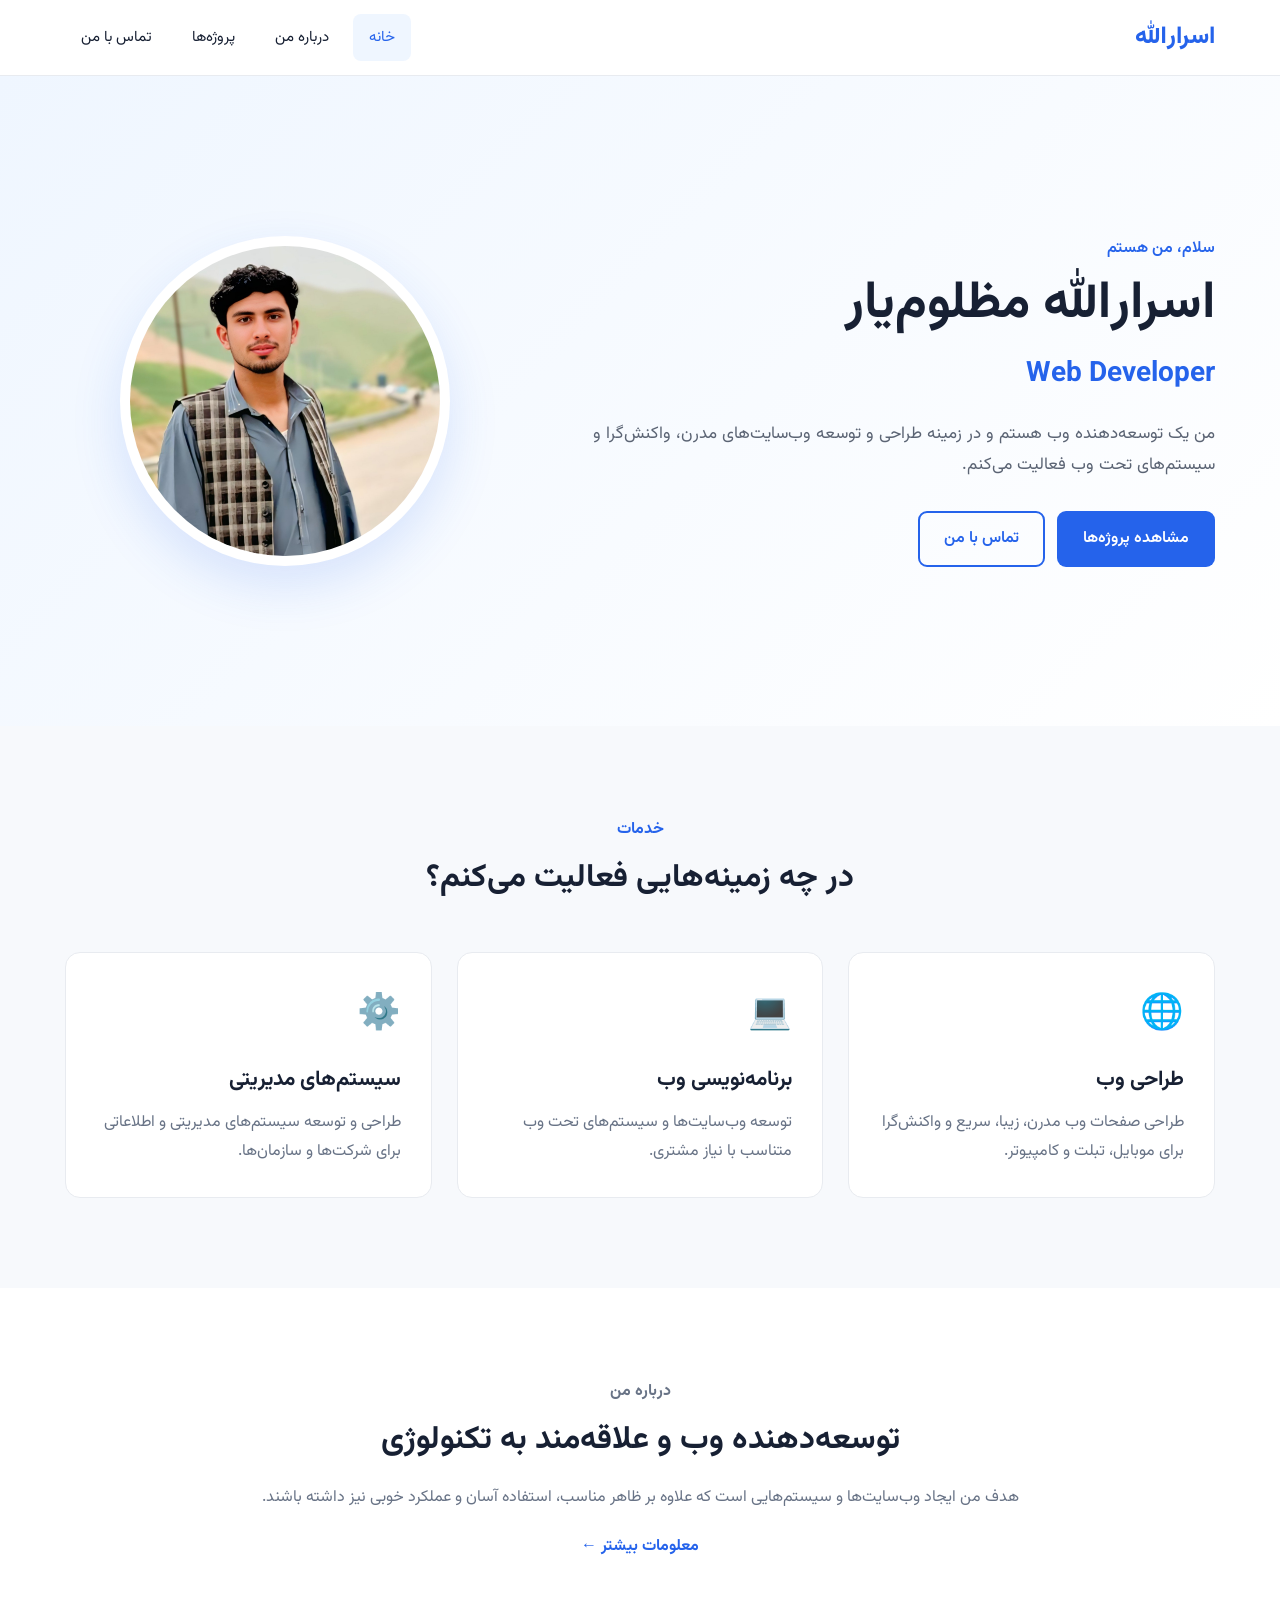
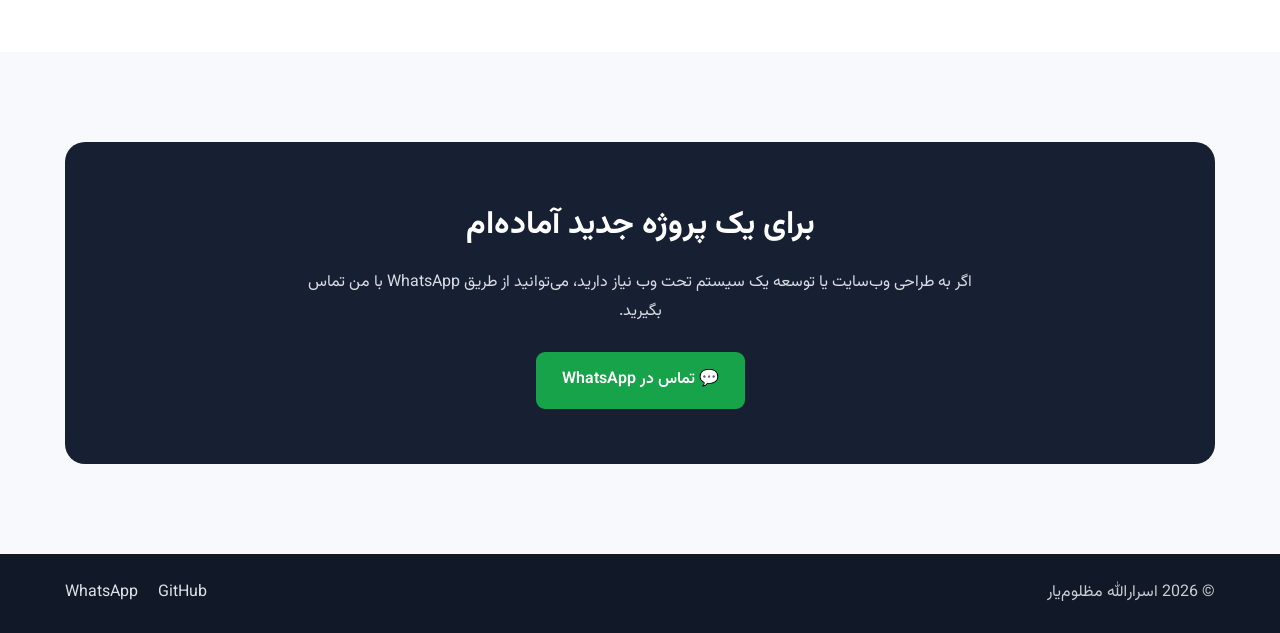
<file: index.html>
<!DOCTYPE html>
<html lang="fa" dir="rtl">

<head>
    <meta charset="UTF-8">
    <meta name="viewport" content="width=device-width, initial-scale=1.0">

    <title>اسرارالله مظلوم‌یار | Web Developer</title>

    <meta name="description"
          content="وب‌سایت شخصی اسرارالله مظلوم‌یار، توسعه‌دهنده وب و برنامه‌نویس.">

    <link rel="stylesheet" href="css/style.css">

    <link rel="preconnect" href="https://fonts.googleapis.com">
    <link rel="preconnect" href="https://fonts.gstatic.com" crossorigin>

    <link href="https://fonts.googleapis.com/css2?family=Vazirmatn:wght@300;400;500;600;700;800&display=swap"
          rel="stylesheet">
</head>

<body>

<!-- ================= HEADER ================= -->

<header class="header">

    <div class="container nav-container">

        <a href="index.html" class="logo">
            اسرارالله
        </a>

        <button class="menu-btn" id="menuBtn" aria-label="باز کردن منو">
            ☰
        </button>

        <nav class="navbar" id="navbar">

            <a href="index.html" class="active">
                خانه
            </a>

            <a href="about.html">
                درباره من
            </a>

            <a href="projects.html">
                پروژه‌ها
            </a>

            <a href="contact.html">
                تماس با من
            </a>

        </nav>

    </div>

</header>


<!-- ================= MAIN ================= -->

<main>

    <!-- HERO -->

    <section class="hero">

        <div class="container hero-container">

            <div class="hero-text">

                <p class="welcome">
                    سلام، من هستم
                </p>

                <h1>
                    اسرارالله مظلوم‌یار
                </h1>

                <h2>
                    Web Developer
                </h2>

                <p class="hero-description">
                    من یک توسعه‌دهنده وب هستم و در زمینه طراحی و توسعه
                    وب‌سایت‌های مدرن، واکنش‌گرا و سیستم‌های تحت وب فعالیت می‌کنم.
                </p>

                <div class="hero-buttons">

                    <a href="projects.html" class="btn primary-btn">
                        مشاهده پروژه‌ها
                    </a>

                    <a href="contact.html" class="btn secondary-btn">
                        تماس با من
                    </a>

                </div>

            </div>


            <div class="hero-image">

                <div class="profile-circle">

                    <img src="images/profile.jpg"
                         alt="اسرارالله مظلوم‌یار">

                </div>

            </div>

        </div>

    </section>


    <!-- SERVICES -->

    <section class="section">

        <div class="container">

            <div class="section-title">

                <p>
                    خدمات
                </p>

                <h2>
                    در چه زمینه‌هایی فعالیت می‌کنم؟
                </h2>

            </div>


            <div class="cards">

                <div class="card">

                    <div class="card-icon">
                        🌐
                    </div>

                    <h3>
                        طراحی وب
                    </h3>

                    <p>
                        طراحی صفحات وب مدرن، زیبا، سریع و واکنش‌گرا
                        برای موبایل، تبلت و کامپیوتر.
                    </p>

                </div>


                <div class="card">

                    <div class="card-icon">
                        💻
                    </div>

                    <h3>
                        برنامه‌نویسی وب
                    </h3>

                    <p>
                        توسعه وب‌سایت‌ها و سیستم‌های تحت وب
                        متناسب با نیاز مشتری.
                    </p>

                </div>


                <div class="card">

                    <div class="card-icon">
                        ⚙️
                    </div>

                    <h3>
                        سیستم‌های مدیریتی
                    </h3>

                    <p>
                        طراحی و توسعه سیستم‌های مدیریتی و اطلاعاتی
                        برای شرکت‌ها و سازمان‌ها.
                    </p>

                </div>

            </div>

        </div>

    </section>


    <!-- ABOUT PREVIEW -->

    <section class="section about-preview">

        <div class="container">

            <div class="about-box">

                <p class="small-title">
                    درباره من
                </p>

                <h2>
                    توسعه‌دهنده وب و علاقه‌مند به تکنولوژی
                </h2>

                <p>
                    هدف من ایجاد وب‌سایت‌ها و سیستم‌هایی است که
                    علاوه بر ظاهر مناسب، استفاده آسان و عملکرد خوبی
                    نیز داشته باشند.
                </p>

                <a href="about.html" class="text-link">
                    معلومات بیشتر ←
                </a>

            </div>

        </div>

    </section>


    <!-- CONTACT -->

    <section class="section">

        <div class="container">

            <div class="contact-box">

                <h2>
                    برای یک پروژه جدید آماده‌ام
                </h2>

                <p>
                    اگر به طراحی وب‌سایت یا توسعه یک سیستم تحت وب نیاز دارید،
                    می‌توانید از طریق WhatsApp با من تماس بگیرید.
                </p>

                <a
                    href="https://wa.me/93778602277?text=سلام%20اسرارالله،%20برای%20یک%20پروژه%20وب%20با%20شما%20در%20تماس%20شدم."
                    target="_blank"
                    rel="noopener noreferrer"
                    class="btn whatsapp-btn">

                    💬 تماس در WhatsApp

                </a>

            </div>

        </div>

    </section>

</main>


<!-- ================= FOOTER ================= -->

<footer class="footer">

    <div class="container footer-container">

        <p>
            © <span id="year"></span>
            اسرارالله مظلوم‌یار
        </p>

        <div class="social-links">

            <a
                href="https://github.com/israrullahmazloomyar184-gif"
                target="_blank"
                rel="noopener noreferrer">

                GitHub

            </a>

            <a
                href="https://wa.me/93778602277"
                target="_blank"
                rel="noopener noreferrer">

                WhatsApp

            </a>

        </div>

    </div>

</footer>


<script src="js/script.js"></script>

</body>
</html>
</file>
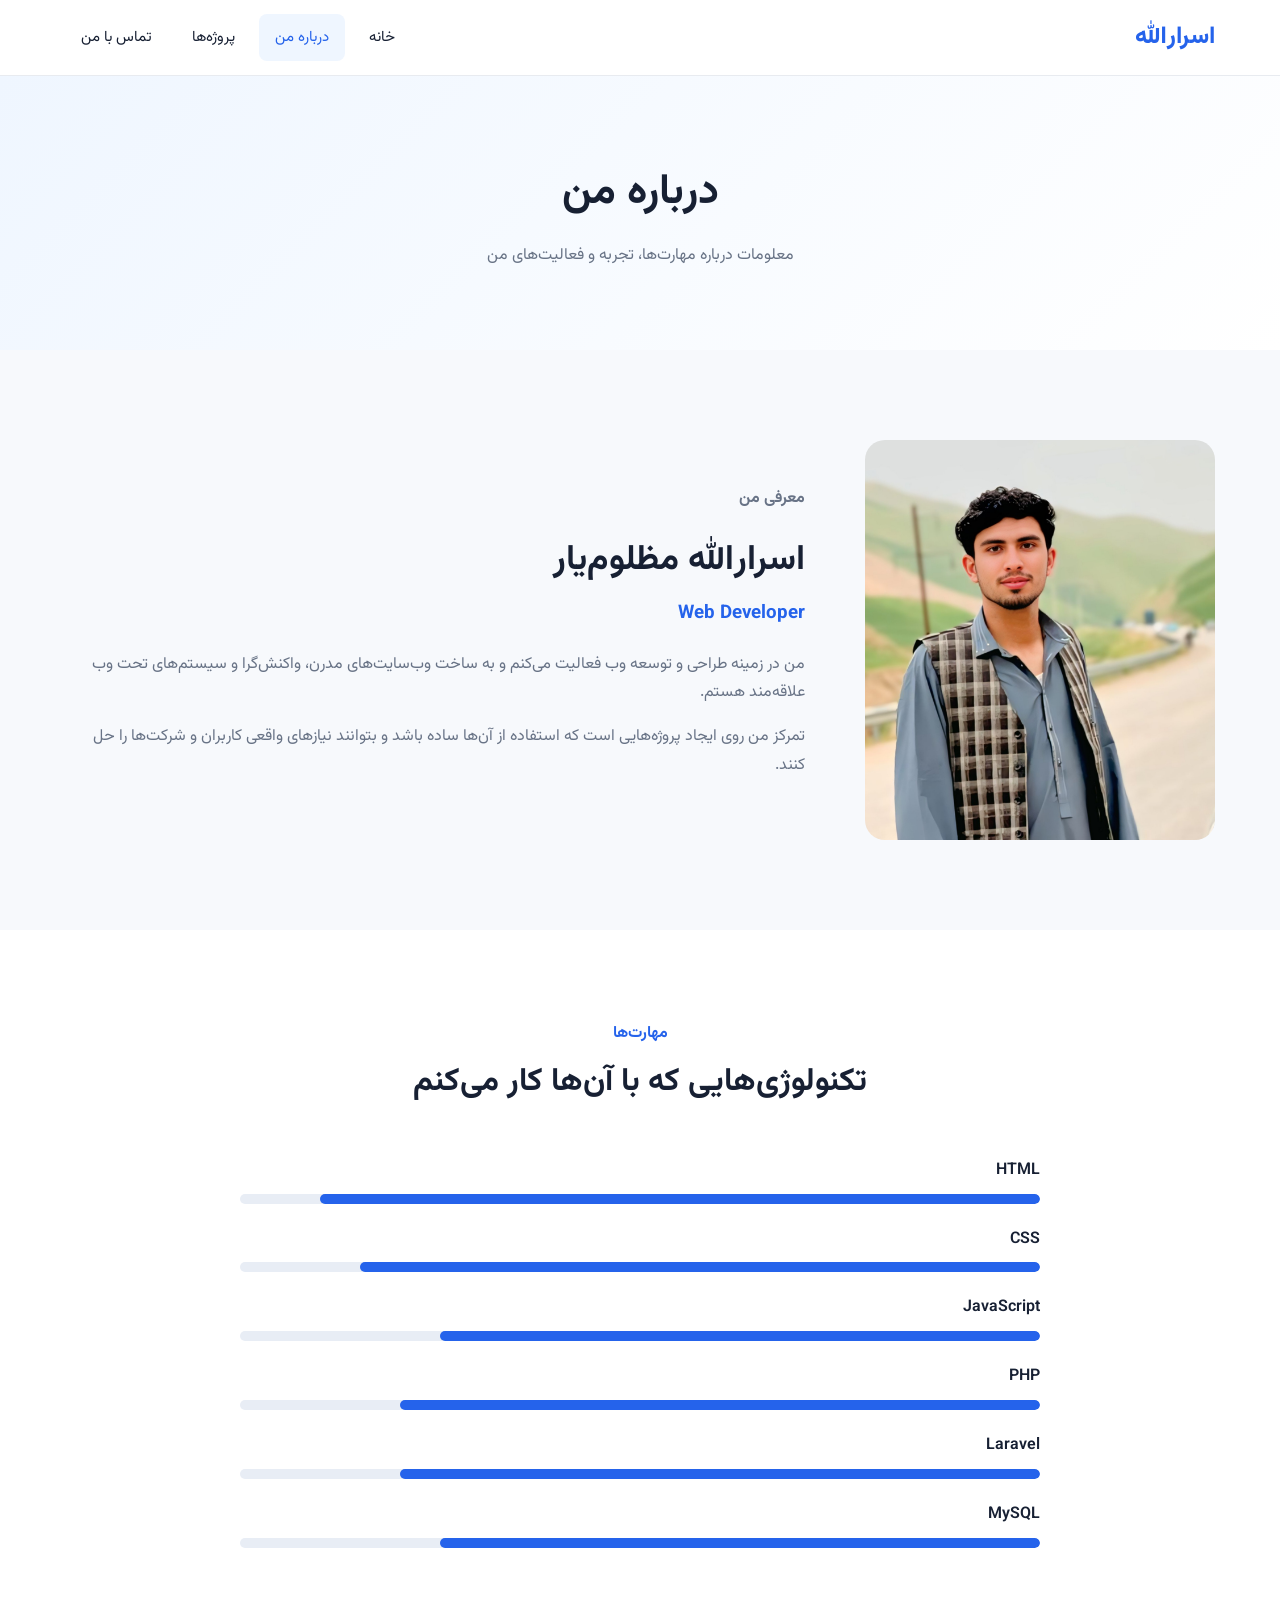
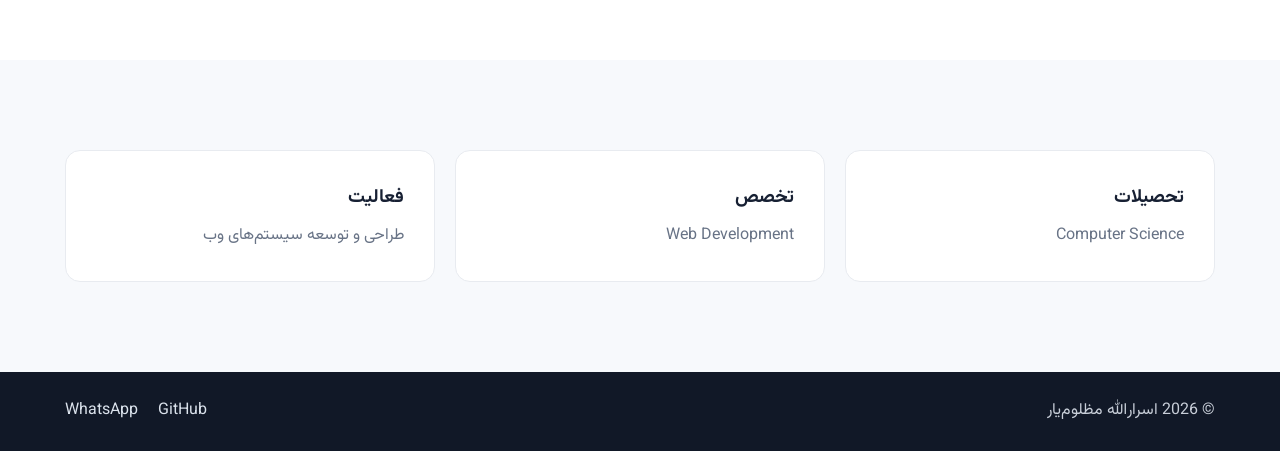
<file: about.html>
<!DOCTYPE html>
<html lang="fa" dir="rtl">

<head>

    <meta charset="UTF-8">
    <meta name="viewport" content="width=device-width, initial-scale=1.0">

    <title>درباره من | اسرارالله مظلوم‌یار</title>

    <link rel="stylesheet" href="css/style.css">

    <link rel="preconnect" href="https://fonts.googleapis.com">
    <link rel="preconnect" href="https://fonts.gstatic.com" crossorigin>

    <link href="https://fonts.googleapis.com/css2?family=Vazirmatn:wght@300;400;500;600;700;800&display=swap"
          rel="stylesheet">

</head>

<body>


<!-- HEADER -->

<header class="header">

    <div class="container nav-container">

        <a href="index.html" class="logo">
            اسرارالله
        </a>

        <button class="menu-btn" id="menuBtn" aria-label="باز کردن منو">
            ☰
        </button>

        <nav class="navbar" id="navbar">

            <a href="index.html">
                خانه
            </a>

            <a href="about.html" class="active">
                درباره من
            </a>

            <a href="projects.html">
                پروژه‌ها
            </a>

            <a href="contact.html">
                تماس با من
            </a>

        </nav>

    </div>

</header>


<main>

    <!-- PAGE HEADER -->

    <section class="page-header">

        <div class="container">

            <h1>
                درباره من
            </h1>

            <p>
                معلومات درباره مهارت‌ها، تجربه و فعالیت‌های من
            </p>

        </div>

    </section>


    <!-- ABOUT -->

    <section class="section">

        <div class="container">

            <div class="about-content">

                <div class="about-image">

                    <img
                        src="images/profile.jpg"
                        alt="اسرارالله مظلوم‌یار">

                </div>


                <div class="about-text">

                    <p class="small-title">
                        معرفی من
                    </p>

                    <h2>
                        اسرارالله مظلوم‌یار
                    </h2>

                    <h3>
                        Web Developer
                    </h3>

                    <p>
                        من در زمینه طراحی و توسعه وب فعالیت می‌کنم
                        و به ساخت وب‌سایت‌های مدرن، واکنش‌گرا و
                        سیستم‌های تحت وب علاقه‌مند هستم.
                    </p>

                    <p>
                        تمرکز من روی ایجاد پروژه‌هایی است که استفاده
                        از آن‌ها ساده باشد و بتوانند نیازهای واقعی
                        کاربران و شرکت‌ها را حل کنند.
                    </p>

                </div>

            </div>

        </div>

    </section>


    <!-- SKILLS -->

    <section class="section skills-section">

        <div class="container">

            <div class="section-title">

                <p>
                    مهارت‌ها
                </p>

                <h2>
                    تکنولوژی‌هایی که با آن‌ها کار می‌کنم
                </h2>

            </div>


            <div class="skills">

                <div class="skill">

                    <span>HTML</span>

                    <div class="progress">
                        <span style="width: 90%;"></span>
                    </div>

                </div>


                <div class="skill">

                    <span>CSS</span>

                    <div class="progress">
                        <span style="width: 85%;"></span>
                    </div>

                </div>


                <div class="skill">

                    <span>JavaScript</span>

                    <div class="progress">
                        <span style="width: 75%;"></span>
                    </div>

                </div>


                <div class="skill">

                    <span>PHP</span>

                    <div class="progress">
                        <span style="width: 80%;"></span>
                    </div>

                </div>


                <div class="skill">

                    <span>Laravel</span>

                    <div class="progress">
                        <span style="width: 80%;"></span>
                    </div>

                </div>


                <div class="skill">

                    <span>MySQL</span>

                    <div class="progress">
                        <span style="width: 75%;"></span>
                    </div>

                </div>

            </div>

        </div>

    </section>


    <!-- INFORMATION -->

    <section class="section">

        <div class="container">

            <div class="info-grid">

                <div class="info-card">

                    <h3>
                        تحصیلات
                    </h3>

                    <p>
                        Computer Science
                    </p>

                </div>


                <div class="info-card">

                    <h3>
                        تخصص
                    </h3>

                    <p>
                        Web Development
                    </p>

                </div>


                <div class="info-card">

                    <h3>
                        فعالیت
                    </h3>

                    <p>
                        طراحی و توسعه سیستم‌های وب
                    </p>

                </div>

            </div>

        </div>

    </section>

</main>


<!-- FOOTER -->

<footer class="footer">

    <div class="container footer-container">

        <p>
            © <span id="year"></span>
            اسرارالله مظلوم‌یار
        </p>

        <div class="social-links">

            <a
                href="https://github.com/israrullahmazloomyar184-gif"
                target="_blank"
                rel="noopener noreferrer">

                GitHub

            </a>

            <a
                href="https://wa.me/93778602277"
                target="_blank"
                rel="noopener noreferrer">

                WhatsApp

            </a>

        </div>

    </div>

</footer>


<script src="js/script.js"></script>

</body>
</html>
</file>
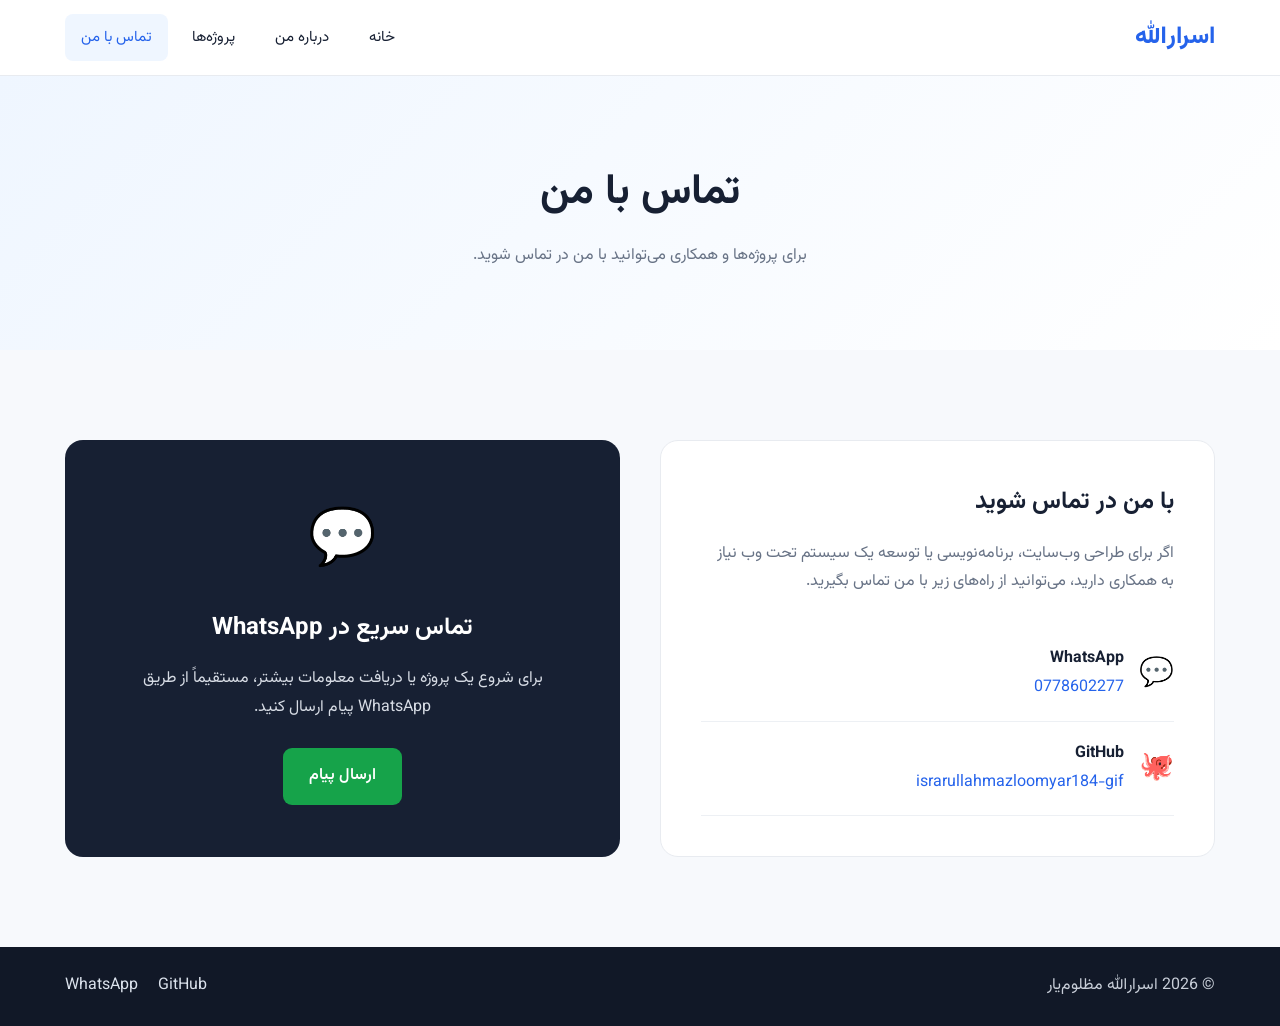
<file: contact.html>
<!DOCTYPE html>
<html lang="fa" dir="rtl">

<head>

    <meta charset="UTF-8">
    <meta name="viewport" content="width=device-width, initial-scale=1.0">

    <title>تماس با من | اسرارالله مظلوم‌یار</title>

    <link rel="stylesheet" href="css/style.css">

    <link rel="preconnect" href="https://fonts.googleapis.com">
    <link rel="preconnect" href="https://fonts.gstatic.com" crossorigin>

    <link href="https://fonts.googleapis.com/css2?family=Vazirmatn:wght@300;400;500;600;700;800&display=swap"
        rel="stylesheet">

</head>

<body>


    <header class="header">

        <div class="container nav-container">

            <a href="index.html" class="logo">
                اسرارالله
            </a>

            <button class="menu-btn" id="menuBtn" aria-label="باز کردن منو">
                ☰
            </button>

            <nav class="navbar" id="navbar">

                <a href="index.html">
                    خانه
                </a>

                <a href="about.html">
                    درباره من
                </a>

                <a href="projects.html">
                    پروژه‌ها
                </a>

                <a href="contact.html" class="active">
                    تماس با من
                </a>

            </nav>

        </div>

    </header>


    <main>

        <section class="page-header">

            <div class="container">

                <h1>
                    تماس با من
                </h1>

                <p>
                    برای پروژه‌ها و همکاری می‌توانید با من در تماس شوید.
                </p>

            </div>

        </section>


        <section class="section">

            <div class="container">

                <div class="contact-grid">


                    <div class="contact-info">

                        <h2>
                            با من در تماس شوید
                        </h2>

                        <p>
                            اگر برای طراحی وب‌سایت، برنامه‌نویسی یا توسعه
                            یک سیستم تحت وب نیاز به همکاری دارید،
                            می‌توانید از راه‌های زیر با من تماس بگیرید.
                        </p>


                        <div class="contact-item">

                            <span class="contact-icon">
                                💬
                            </span>

                            <div>

                                <h3>
                                    WhatsApp
                                </h3>

                                <a href="https://wa.me/93778602277" target="_blank" rel="noopener noreferrer">

                                    0778602277

                                </a>

                            </div>

                        </div>


                        <div class="contact-item">

                            <span class="contact-icon">
                                🐙
                            </span>

                            <div>

                                <h3>
                                    GitHub
                                </h3>

                                <a href="https://github.com/israrullahmazloomyar184-gif" target="_blank"
                                    rel="noopener noreferrer">

                                    israrullahmazloomyar184-gif

                                </a>

                            </div>

                        </div>

                    </div>


                    <div class="contact-action">

                        <div class="contact-action-box">

                            <div class="big-icon">
                                💬
                            </div>

                            <h2>
                                تماس سریع در WhatsApp
                            </h2>

                            <p>
                                برای شروع یک پروژه یا دریافت معلومات بیشتر،
                                مستقیماً از طریق WhatsApp پیام ارسال کنید.
                            </p>

                            <a href="https://wa.me/93778602277?text=سلام%20اسرارالله،%20برای%20یک%20پروژه%20وب%20با%20شما%20در%20تماس%20شدم."
                                target="_blank" rel="noopener noreferrer" class="btn whatsapp-btn">

                                ارسال پیام

                            </a>

                        </div>

                    </div>


                </div>

            </div>

        </section>

    </main>


    <footer class="footer">

        <div class="container footer-container">

            <p>
                © <span id="year"></span>
                اسرارالله مظلوم‌یار
            </p>

            <div class="social-links">

                <a href="https://github.com/israrullahmazloomyar184-gif" target="_blank" rel="noopener noreferrer">

                    GitHub

                </a>

                <a href="https://wa.me/93778602277" target="_blank" rel="noopener noreferrer">

                    WhatsApp

                </a>

            </div>

        </div>

    </footer>


    <script src="js/script.js"></script>

</body>

</html>
</file>
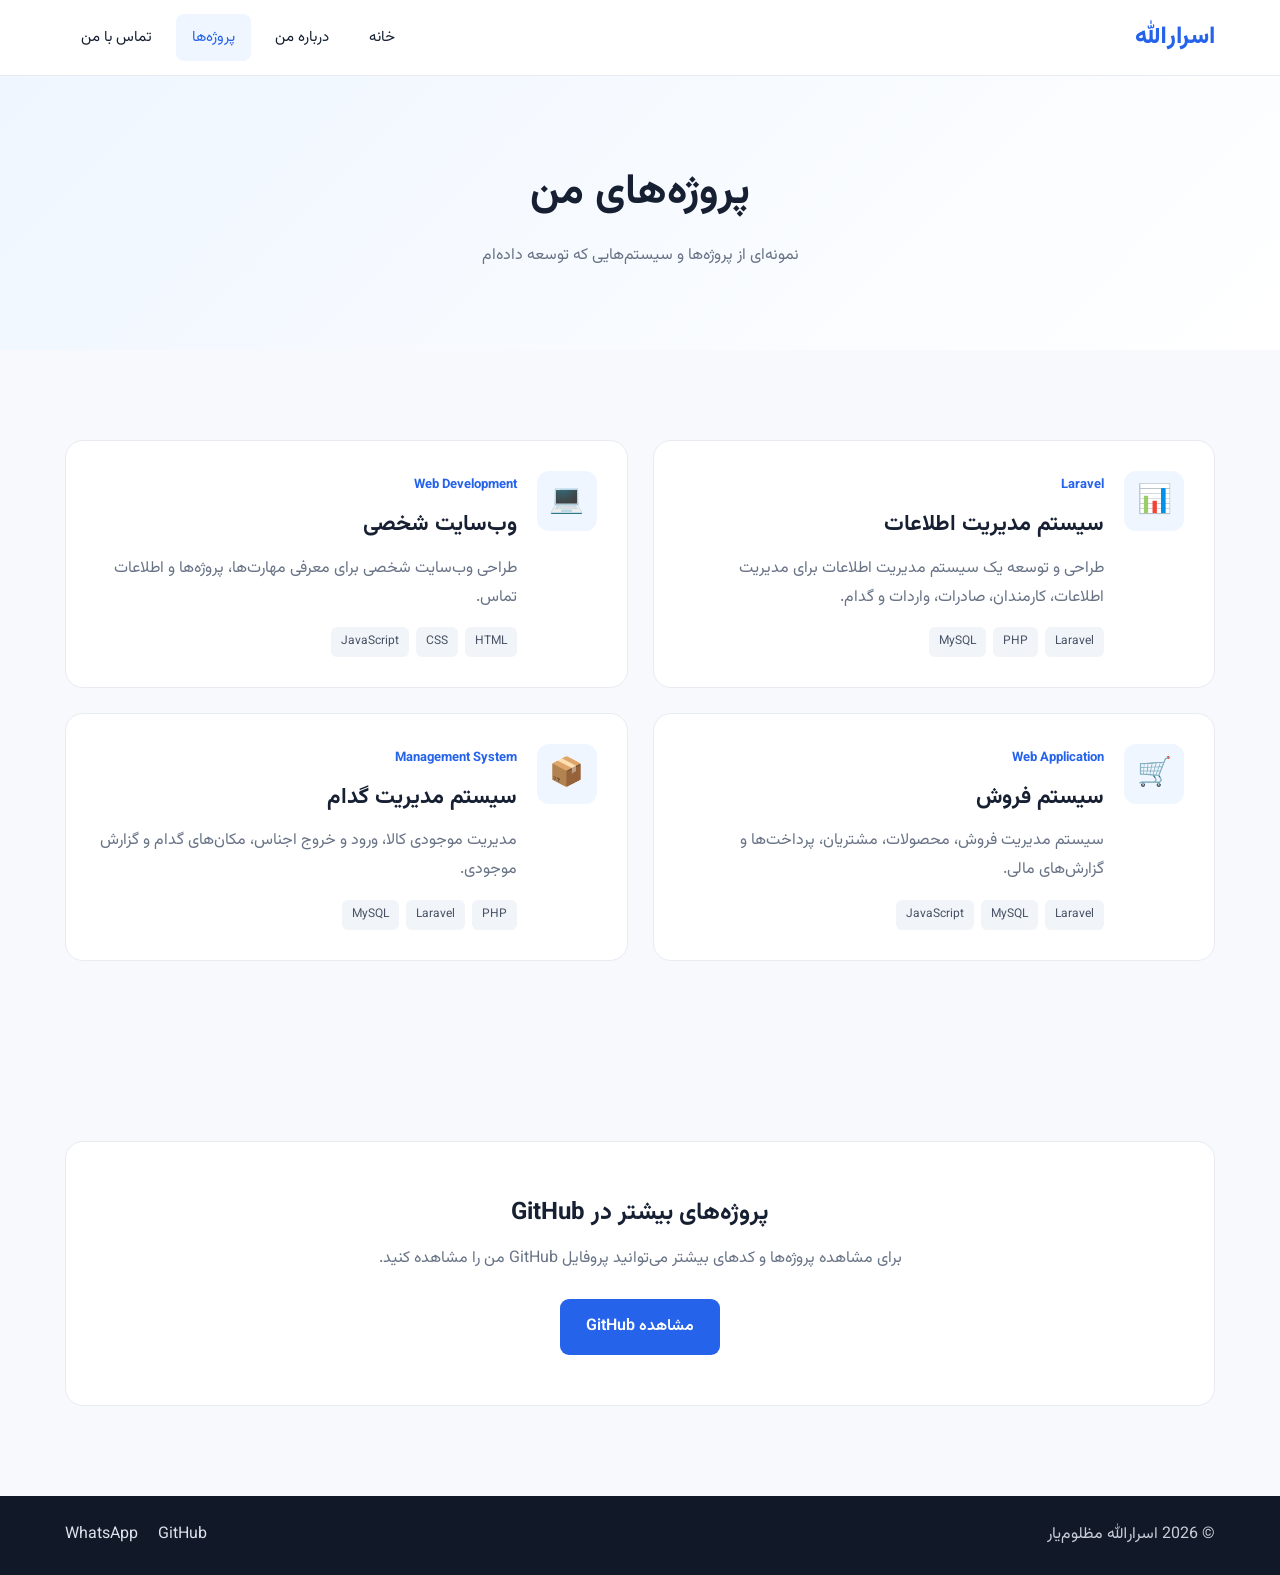
<file: projects.html>
<!DOCTYPE html>
<html lang="fa" dir="rtl">

<head>

    <meta charset="UTF-8">
    <meta name="viewport" content="width=device-width, initial-scale=1.0">

    <title>پروژه‌ها | اسرارالله مظلوم‌یار</title>

    <link rel="stylesheet" href="css/style.css">

    <link rel="preconnect" href="https://fonts.googleapis.com">
    <link rel="preconnect" href="https://fonts.gstatic.com" crossorigin>

    <link href="https://fonts.googleapis.com/css2?family=Vazirmatn:wght@300;400;500;600;700;800&display=swap"
          rel="stylesheet">

</head>

<body>


<header class="header">

    <div class="container nav-container">

        <a href="index.html" class="logo">
            اسرارالله
        </a>

        <button class="menu-btn" id="menuBtn" aria-label="باز کردن منو">
            ☰
        </button>

        <nav class="navbar" id="navbar">

            <a href="index.html">
                خانه
            </a>

            <a href="about.html">
                درباره من
            </a>

            <a href="projects.html" class="active">
                پروژه‌ها
            </a>

            <a href="contact.html">
                تماس با من
            </a>

        </nav>

    </div>

</header>


<main>

    <section class="page-header">

        <div class="container">

            <h1>
                پروژه‌های من
            </h1>

            <p>
                نمونه‌ای از پروژه‌ها و سیستم‌هایی که توسعه داده‌ام
            </p>

        </div>

    </section>


    <section class="section">

        <div class="container">

            <div class="projects-grid">


                <!-- PROJECT 1 -->

                <article class="project-card">

                    <div class="project-icon">
                        📊
                    </div>

                    <div class="project-content">

                        <span class="project-category">
                            Laravel
                        </span>

                        <h2>
                            سیستم مدیریت اطلاعات
                        </h2>

                        <p>
                            طراحی و توسعه یک سیستم مدیریت اطلاعات
                            برای مدیریت اطلاعات، کارمندان، صادرات،
                            واردات و گدام.
                        </p>

                        <div class="project-tags">

                            <span>Laravel</span>
                            <span>PHP</span>
                            <span>MySQL</span>

                        </div>

                    </div>

                </article>


                <!-- PROJECT 2 -->

                <article class="project-card">

                    <div class="project-icon">
                        💻
                    </div>

                    <div class="project-content">

                        <span class="project-category">
                            Web Development
                        </span>

                        <h2>
                            وب‌سایت شخصی
                        </h2>

                        <p>
                            طراحی وب‌سایت شخصی برای معرفی مهارت‌ها،
                            پروژه‌ها و اطلاعات تماس.
                        </p>

                        <div class="project-tags">

                            <span>HTML</span>
                            <span>CSS</span>
                            <span>JavaScript</span>

                        </div>

                    </div>

                </article>


                <!-- PROJECT 3 -->

                <article class="project-card">

                    <div class="project-icon">
                        🛒
                    </div>

                    <div class="project-content">

                        <span class="project-category">
                            Web Application
                        </span>

                        <h2>
                            سیستم فروش
                        </h2>

                        <p>
                            سیستم مدیریت فروش، محصولات، مشتریان،
                            پرداخت‌ها و گزارش‌های مالی.
                        </p>

                        <div class="project-tags">

                            <span>Laravel</span>
                            <span>MySQL</span>
                            <span>JavaScript</span>

                        </div>

                    </div>

                </article>


                <!-- PROJECT 4 -->

                <article class="project-card">

                    <div class="project-icon">
                        📦
                    </div>

                    <div class="project-content">

                        <span class="project-category">
                            Management System
                        </span>

                        <h2>
                            سیستم مدیریت گدام
                        </h2>

                        <p>
                            مدیریت موجودی کالا، ورود و خروج اجناس،
                            مکان‌های گدام و گزارش موجودی.
                        </p>

                        <div class="project-tags">

                            <span>PHP</span>
                            <span>Laravel</span>
                            <span>MySQL</span>

                        </div>

                    </div>

                </article>


            </div>

        </div>

    </section>


    <section class="section">

        <div class="container">

            <div class="github-box">

                <h2>
                    پروژه‌های بیشتر در GitHub
                </h2>

                <p>
                    برای مشاهده پروژه‌ها و کدهای بیشتر می‌توانید
                    پروفایل GitHub من را مشاهده کنید.
                </p>

                <a
                    href="https://github.com/israrullahmazloomyar184-gif"
                    target="_blank"
                    rel="noopener noreferrer"
                    class="btn primary-btn">

                    مشاهده GitHub

                </a>

            </div>

        </div>

    </section>

</main>


<footer class="footer">

    <div class="container footer-container">

        <p>
            © <span id="year"></span>
            اسرارالله مظلوم‌یار
        </p>

        <div class="social-links">

            <a
                href="https://github.com/israrullahmazloomyar184-gif"
                target="_blank"
                rel="noopener noreferrer">

                GitHub

            </a>

            <a
                href="https://wa.me/93778602277"
                target="_blank"
                rel="noopener noreferrer">

                WhatsApp

            </a>

        </div>

    </div>

</footer>


<script src="js/script.js"></script>

</body>
</html>
</file>
<file: css/style.css>
* {
    margin: 0;
    padding: 0;
    box-sizing: border-box;
}

html {
    scroll-behavior: smooth;
}

body {
    font-family: "Vazirmatn", Tahoma, Arial, sans-serif;
    background: #f7f9fc;
    color: #172033;
    line-height: 1.8;
}

a {
    text-decoration: none;
    color: inherit;
}

img {
    max-width: 100%;
    display: block;
}

button,
a {
    -webkit-tap-highlight-color: transparent;
}

.container {
    width: 90%;
    max-width: 1150px;
    margin: auto;
}


/* ================= HEADER ================= */

.header {
    background: #ffffff;
    border-bottom: 1px solid #e8ebf0;
    position: sticky;
    top: 0;
    z-index: 1000;
}

.nav-container {
    min-height: 75px;
    display: flex;
    align-items: center;
    justify-content: space-between;
}

.logo {
    font-size: 24px;
    font-weight: 800;
    color: #2563eb;
}

.navbar {
    display: flex;
    align-items: center;
    gap: 8px;
}

.navbar a {
    padding: 10px 16px;
    border-radius: 8px;
    font-size: 15px;
    transition: 0.3s;
}

.navbar a:hover,
.navbar a.active {
    color: #2563eb;
    background: #eff6ff;
}

.menu-btn {
    display: none;
    border: none;
    background: transparent;
    font-size: 28px;
    cursor: pointer;
}


/* ================= HERO ================= */

.hero {
    min-height: 650px;
    display: flex;
    align-items: center;
    background: linear-gradient(
        135deg,
        #eff6ff,
        #ffffff
    );
}

.hero-container {
    display: grid;
    grid-template-columns: 1.2fr 0.8fr;
    align-items: center;
    gap: 50px;
}

.welcome {
    color: #2563eb;
    font-weight: 600;
    margin-bottom: 8px;
}

.hero h1 {
    font-size: 52px;
    line-height: 1.3;
    margin-bottom: 10px;
}

.hero h2 {
    color: #2563eb;
    font-size: 28px;
    margin-bottom: 20px;
}

.hero-description {
    max-width: 650px;
    color: #5b6474;
    font-size: 17px;
    margin-bottom: 30px;
}

.hero-buttons {
    display: flex;
    gap: 12px;
    flex-wrap: wrap;
}

.btn {
    display: inline-flex;
    justify-content: center;
    align-items: center;
    padding: 12px 24px;
    border-radius: 9px;
    font-weight: 600;
    transition: 0.3s;
    border: 2px solid transparent;
}

.primary-btn {
    background: #2563eb;
    color: white;
}

.primary-btn:hover {
    background: #1d4ed8;
    transform: translateY(-2px);
}

.secondary-btn {
    border-color: #2563eb;
    color: #2563eb;
}

.secondary-btn:hover {
    background: #2563eb;
    color: white;
}

.whatsapp-btn {
    background: #16a34a;
    color: white;
}

.whatsapp-btn:hover {
    background: #15803d;
    transform: translateY(-2px);
}


/* ================= PROFILE ================= */

.hero-image {
    display: flex;
    justify-content: center;
}

.profile-circle {
    width: 330px;
    height: 330px;
    border-radius: 50%;
    padding: 10px;
    background: white;
    box-shadow: 0 20px 50px rgba(37, 99, 235, 0.15);
}

.profile-circle img {
    width: 100%;
    height: 100%;
    object-fit: cover;
    border-radius: 50%;
}


/* ================= SECTION ================= */

.section {
    padding: 90px 0;
}

.section-title {
    text-align: center;
    margin-bottom: 45px;
}

.section-title p,
.small-title {
    color: #2563eb;
    font-weight: 700;
    margin-bottom: 5px;
}

.section-title h2 {
    font-size: 32px;
}


/* ================= CARDS ================= */

.cards {
    display: grid;
    grid-template-columns: repeat(3, 1fr);
    gap: 25px;
}

.card {
    background: white;
    border: 1px solid #e8ebf0;
    border-radius: 15px;
    padding: 30px;
    transition: 0.3s;
}

.card:hover {
    transform: translateY(-7px);
    box-shadow: 0 15px 35px rgba(0, 0, 0, 0.08);
}

.card-icon {
    font-size: 35px;
    margin-bottom: 15px;
}

.card h3 {
    margin-bottom: 10px;
    font-size: 21px;
}

.card p {
    color: #687386;
}


/* ================= ABOUT PREVIEW ================= */

.about-preview {
    background: white;
}

.about-box {
    max-width: 850px;
    margin: auto;
    text-align: center;
}

.about-box h2 {
    font-size: 32px;
    margin-bottom: 15px;
}

.about-box p {
    color: #687386;
}

.text-link {
    display: inline-block;
    color: #2563eb;
    margin-top: 20px;
    font-weight: 700;
}


/* ================= CONTACT PREVIEW ================= */

.contact-box {
    background: #172033;
    color: white;
    border-radius: 20px;
    padding: 55px;
    text-align: center;
}

.contact-box h2 {
    font-size: 32px;
    margin-bottom: 15px;
}

.contact-box p {
    max-width: 700px;
    margin: 0 auto 25px;
    color: #d7dce5;
}


/* ================= PAGE HEADER ================= */

.page-header {
    background: linear-gradient(
        135deg,
        #eff6ff,
        #ffffff
    );
    text-align: center;
    padding: 80px 0;
}

.page-header h1 {
    font-size: 42px;
    margin-bottom: 10px;
}

.page-header p {
    color: #687386;
}


/* ================= ABOUT ================= */

.about-content {
    display: grid;
    grid-template-columns: 350px 1fr;
    gap: 60px;
    align-items: center;
}

.about-image img {
    width: 100%;
    height: 400px;
    object-fit: cover;
    border-radius: 20px;
}

.about-text h2 {
    font-size: 35px;
    margin-bottom: 5px;
}

.about-text h3 {
    color: #2563eb;
    margin-bottom: 20px;
}

.about-text p {
    color: #687386;
    margin-bottom: 15px;
}


/* ================= SKILLS ================= */

.skills-section {
    background: white;
}

.skills {
    max-width: 800px;
    margin: auto;
}

.skill {
    margin-bottom: 22px;
}

.skill > span {
    font-weight: 600;
}

.progress {
    height: 10px;
    background: #e8edf5;
    border-radius: 10px;
    margin-top: 8px;
    overflow: hidden;
}

.progress span {
    display: block;
    height: 100%;
    background: #2563eb;
    border-radius: 10px;
}


/* ================= INFO ================= */

.info-grid {
    display: grid;
    grid-template-columns: repeat(3, 1fr);
    gap: 20px;
}

.info-card {
    background: white;
    padding: 30px;
    border: 1px solid #e8ebf0;
    border-radius: 15px;
}

.info-card h3 {
    margin-bottom: 8px;
}

.info-card p {
    color: #687386;
}


/* ================= PROJECTS ================= */

.projects-grid {
    display: grid;
    grid-template-columns: repeat(2, 1fr);
    gap: 25px;
}

.project-card {
    background: white;
    border: 1px solid #e8ebf0;
    border-radius: 18px;
    padding: 30px;
    display: flex;
    gap: 20px;
    transition: 0.3s;
}

.project-card:hover {
    transform: translateY(-5px);
    box-shadow: 0 15px 35px rgba(0, 0, 0, 0.08);
}

.project-icon {
    width: 60px;
    height: 60px;
    flex-shrink: 0;
    border-radius: 12px;
    background: #eff6ff;
    display: flex;
    justify-content: center;
    align-items: center;
    font-size: 28px;
}

.project-category {
    color: #2563eb;
    font-size: 13px;
    font-weight: 700;
}

.project-content h2 {
    font-size: 22px;
    margin: 5px 0 10px;
}

.project-content p {
    color: #687386;
    margin-bottom: 15px;
}

.project-tags {
    display: flex;
    flex-wrap: wrap;
    gap: 7px;
}

.project-tags span {
    background: #f1f4f8;
    color: #495366;
    padding: 4px 10px;
    border-radius: 6px;
    font-size: 12px;
}

.github-box {
    background: white;
    border: 1px solid #e8ebf0;
    border-radius: 18px;
    padding: 50px;
    text-align: center;
}

.github-box h2 {
    margin-bottom: 10px;
}

.github-box p {
    color: #687386;
    margin-bottom: 25px;
}


/* ================= CONTACT ================= */

.contact-grid {
    display: grid;
    grid-template-columns: 1fr 1fr;
    gap: 40px;
    align-items: stretch;
}

.contact-info {
    background: white;
    padding: 40px;
    border-radius: 18px;
    border: 1px solid #e8ebf0;
}

.contact-info > p {
    color: #687386;
    margin: 15px 0 30px;
}

.contact-item {
    display: flex;
    gap: 15px;
    align-items: center;
    padding: 18px 0;
    border-bottom: 1px solid #edf0f4;
}

.contact-icon {
    font-size: 28px;
}

.contact-item h3 {
    font-size: 16px;
}

.contact-item a {
    color: #2563eb;
    direction: ltr;
    display: inline-block;
}

.contact-action-box {
    height: 100%;
    background: #172033;
    color: white;
    padding: 50px;
    border-radius: 18px;
    text-align: center;
    display: flex;
    flex-direction: column;
    justify-content: center;
    align-items: center;
}

.big-icon {
    font-size: 55px;
    margin-bottom: 15px;
}

.contact-action-box h2 {
    margin-bottom: 15px;
}

.contact-action-box p {
    color: #d7dce5;
    margin-bottom: 25px;
    max-width: 450px;
}


/* ================= FOOTER ================= */

.footer {
    background: #111827;
    color: white;
    padding: 25px 0;
}

.footer-container {
    display: flex;
    justify-content: space-between;
    align-items: center;
    gap: 20px;
}

.footer p {
    color: #c8ced8;
}

.social-links {
    display: flex;
    gap: 20px;
}

.social-links a {
    color: #dbe2ec;
}

.social-links a:hover {
    color: #60a5fa;
}


/* ================= RESPONSIVE ================= */

@media (max-width: 850px) {

    .menu-btn {
        display: block;
    }

    .navbar {
        position: absolute;
        top: 75px;
        right: 0;
        width: 100%;
        background: white;
        display: none;
        flex-direction: column;
        align-items: stretch;
        padding: 15px 5%;
        border-bottom: 1px solid #e8ebf0;
    }

    .navbar.show {
        display: flex;
    }

    .navbar a {
        text-align: center;
    }

    .hero-container {
        grid-template-columns: 1fr;
        text-align: center;
        padding: 70px 0;
    }

    .hero-buttons {
        justify-content: center;
    }

    .hero-image {
        order: -1;
    }

    .profile-circle {
        width: 250px;
        height: 250px;
    }

    .hero h1 {
        font-size: 38px;
    }

    .cards {
        grid-template-columns: 1fr;
    }

    .about-content {
        grid-template-columns: 1fr;
    }

    .about-image {
        max-width: 350px;
        margin: auto;
    }

    .info-grid {
        grid-template-columns: 1fr;
    }

    .projects-grid {
        grid-template-columns: 1fr;
    }

    .contact-grid {
        grid-template-columns: 1fr;
    }

    .footer-container {
        flex-direction: column;
        text-align: center;
    }

}


@media (max-width: 500px) {

    .container {
        width: 92%;
    }

    .hero h1 {
        font-size: 32px;
    }

    .hero h2 {
        font-size: 23px;
    }

    .section {
        padding: 65px 0;
    }

    .section-title h2 {
        font-size: 27px;
    }

    .page-header h1 {
        font-size: 34px;
    }

    .contact-box,
    .contact-info,
    .contact-action-box,
    .github-box {
        padding: 30px 20px;
    }

    .project-card {
        flex-direction: column;
    }

}
</file>
